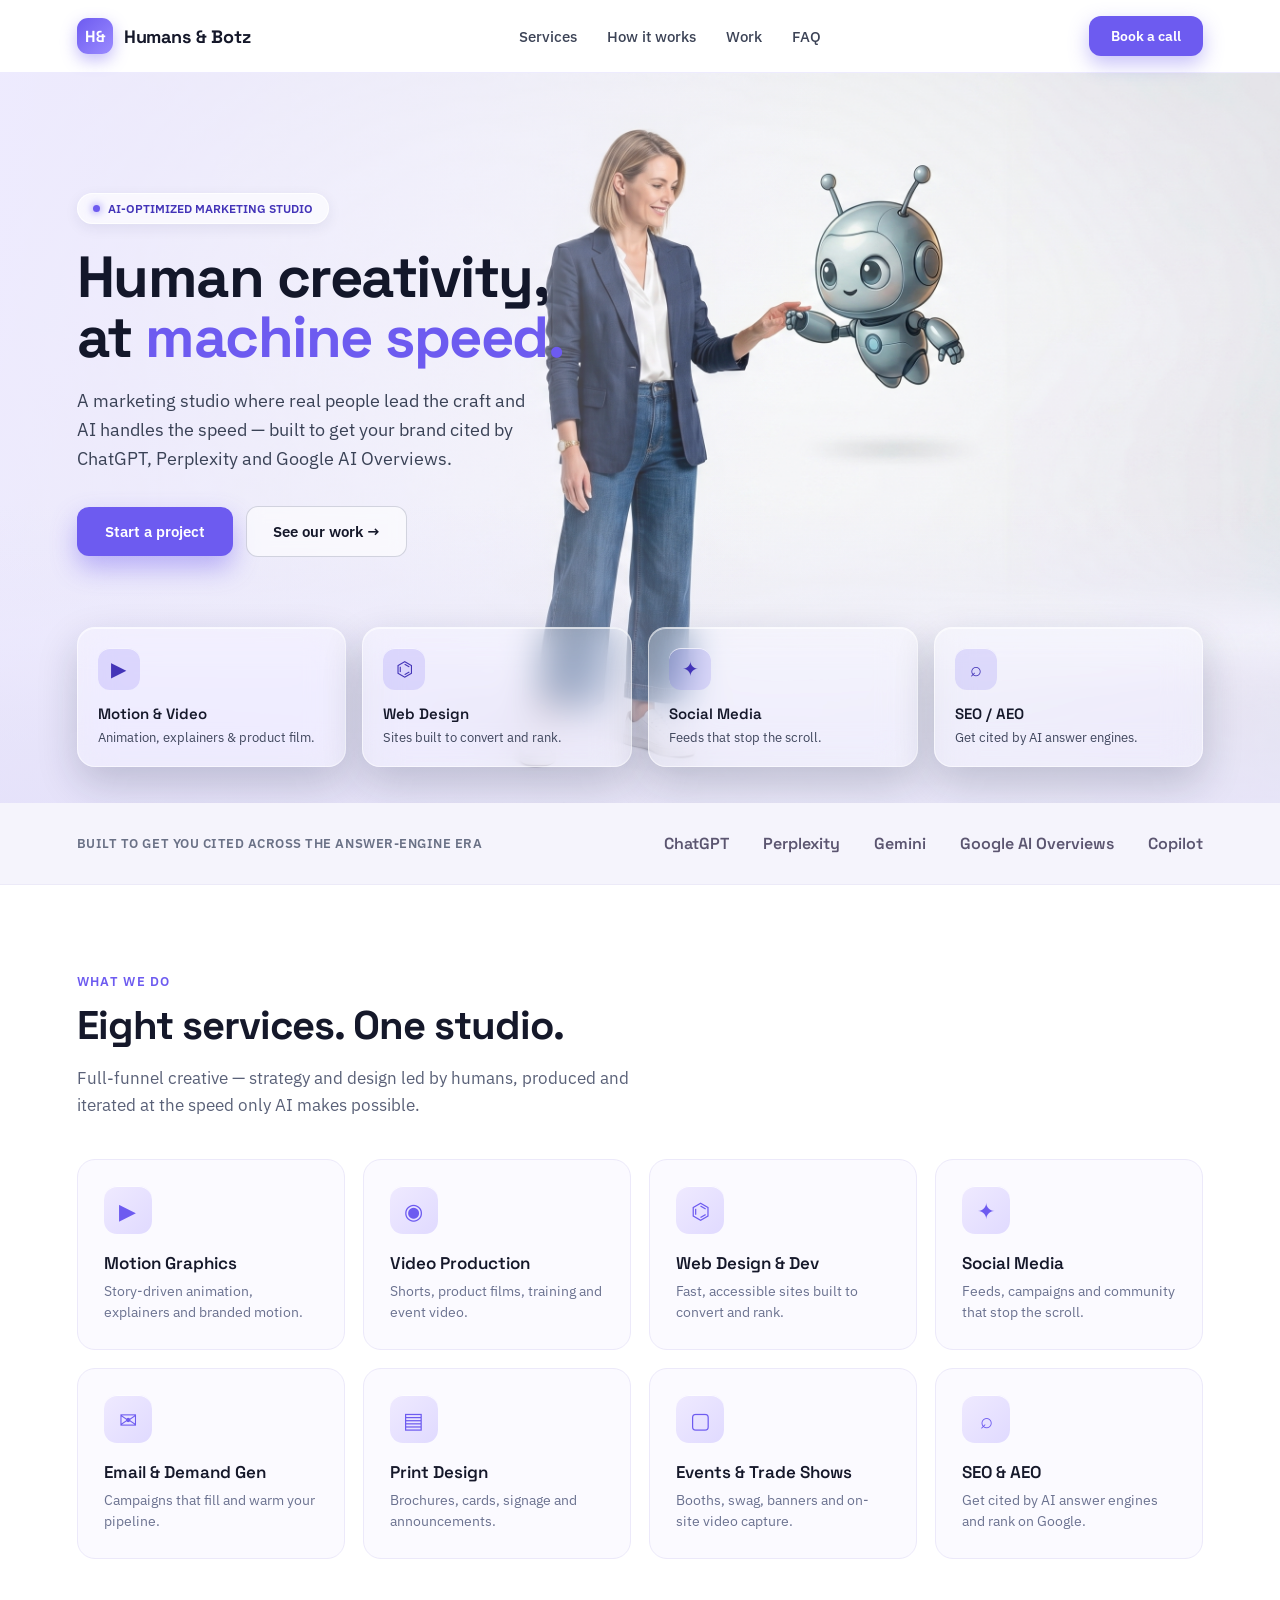
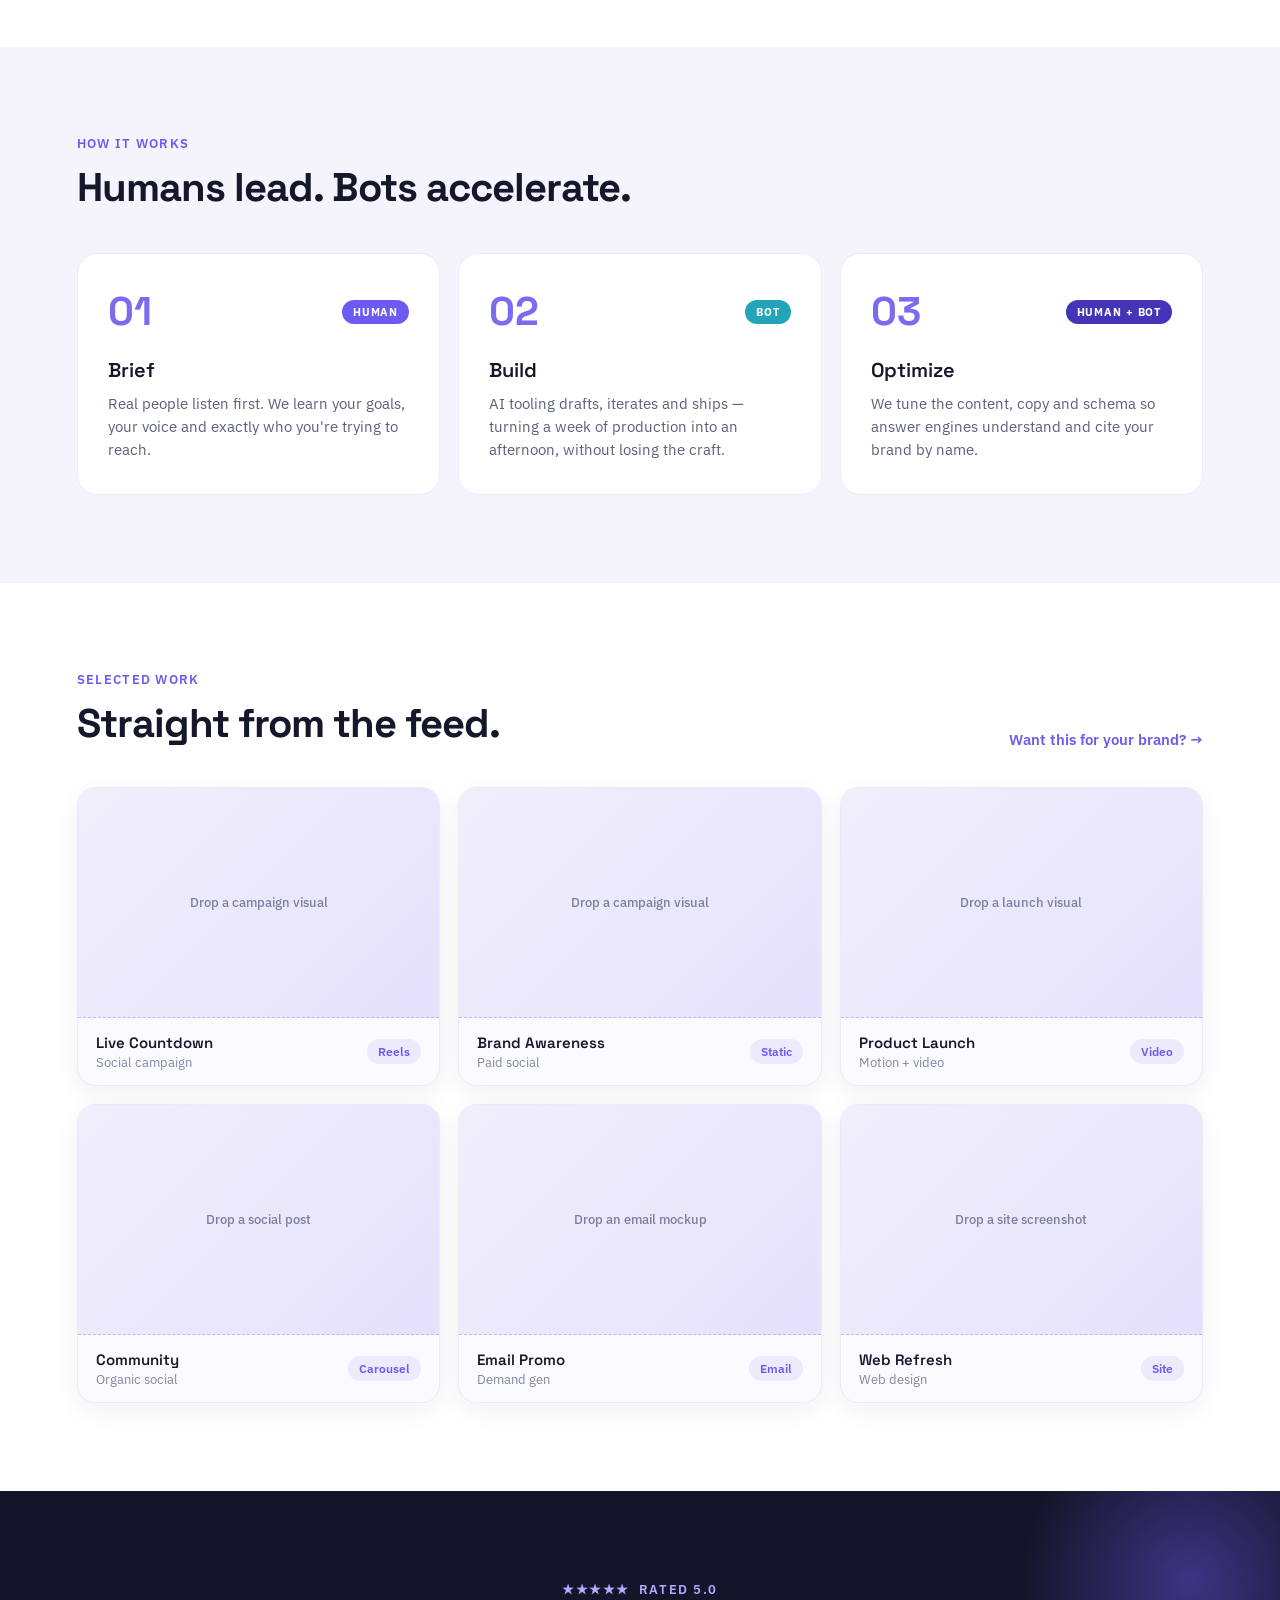
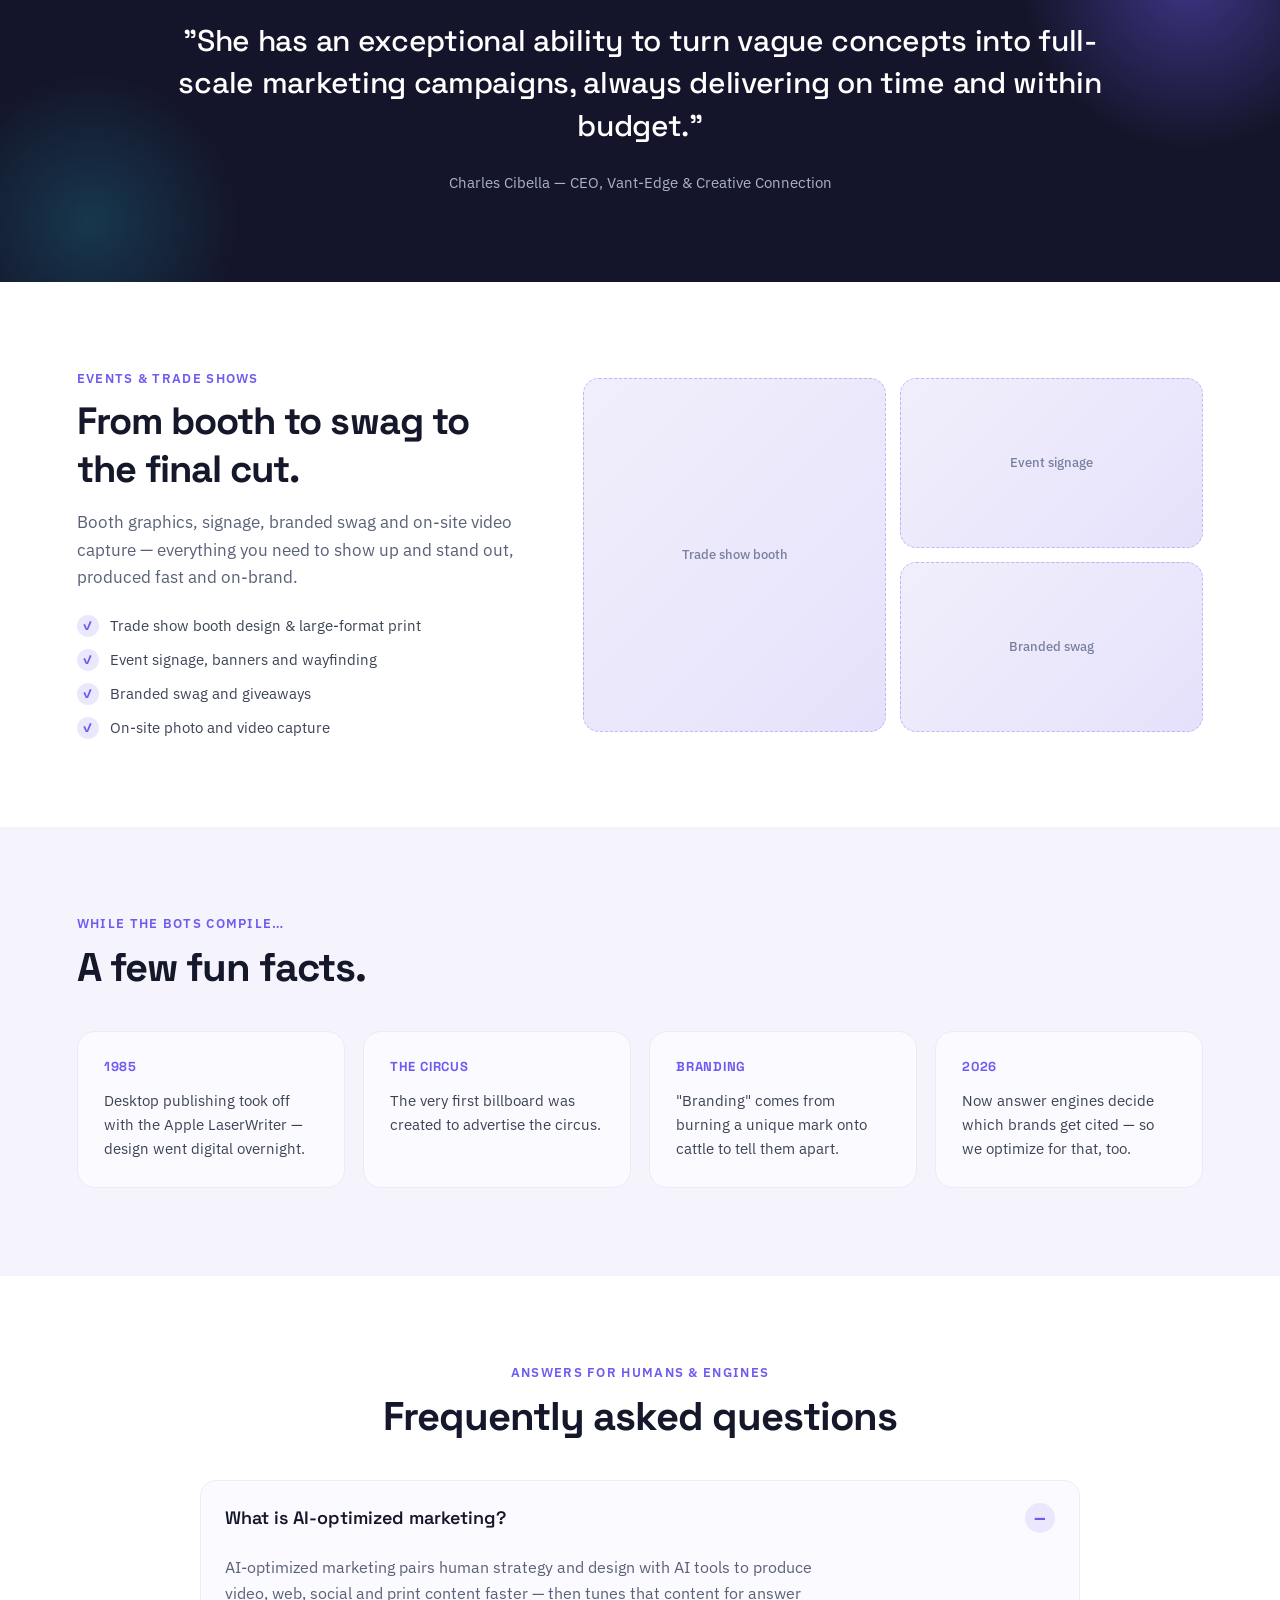
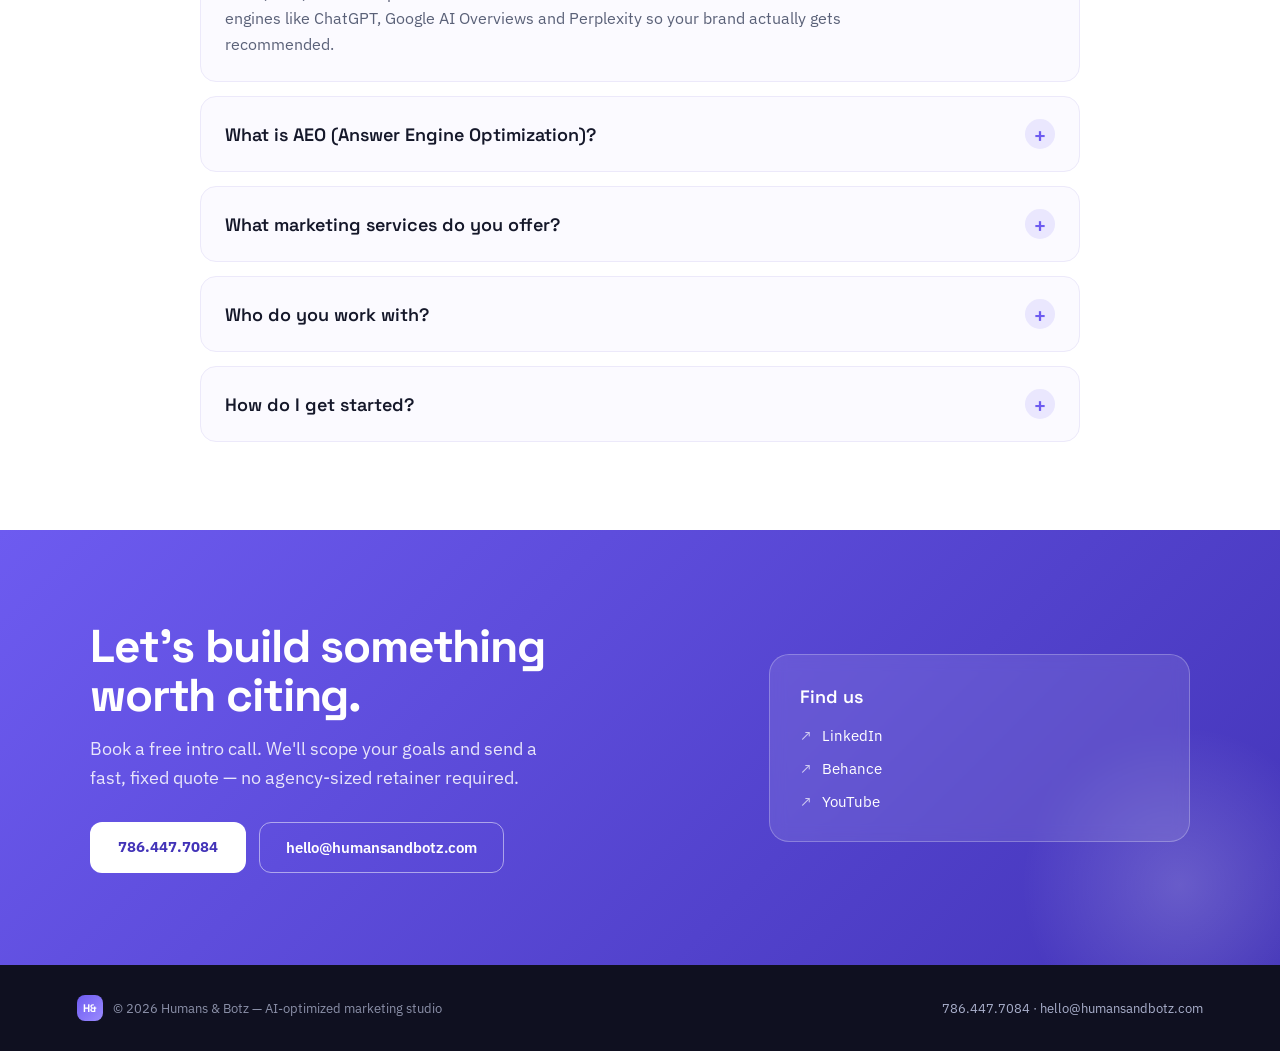
<file: index.html>
<!DOCTYPE html>
<html lang="en">
<head>
<meta charset="utf-8">
<meta name="viewport" content="width=device-width, initial-scale=1">
<title>Humans &amp; Botz — AI-Optimized Marketing Studio</title>
<meta name="description" content="Humans & Botz is an AI-optimized marketing studio that pairs human creativity with AI speed to produce motion graphics, video, web, social, email, print and event content — built to get cited by AI answer engines.">
<link rel="preconnect" href="https://fonts.googleapis.com">
<link rel="preconnect" href="https://fonts.gstatic.com" crossorigin>
<link href="https://fonts.googleapis.com/css2?family=Space+Grotesk:wght@400;500;600;700&family=IBM+Plex+Sans:wght@400;500;600&display=swap" rel="stylesheet">
<link rel="stylesheet" href="css/style.css">
<script type="application/ld+json">
{
  "@context":"https://schema.org","@type":"ProfessionalService",
  "name":"Humans & Botz",
  "description":"Humans & Botz is an AI-optimized marketing studio that pairs human creativity with AI speed to produce motion graphics, video, web, social, email, print and event content — built to get cited by AI answer engines.",
  "url":"https://humansandbotz.com","telephone":"+1-786-447-7084","email":"hello@humansandbotz.com",
  "areaServed":"United States","priceRange":"$$",
  "serviceType":["Motion Graphics","Video Production","Web Design & Development","Social Media Marketing","Email & Demand Generation","Print Design","Trade Show & Event Assets","SEO and Answer Engine Optimization"],
  "sameAs":["https://www.linkedin.com/in/wendi-attaway-14b35413/","https://www.behance.net/wendiattaway4","https://www.youtube.com/@harleyman9541015"]
}
</script>
<script type="application/ld+json">
{
  "@context":"https://schema.org","@type":"FAQPage","mainEntity":[
    {"@type":"Question","name":"What is AI-optimized marketing?","acceptedAnswer":{"@type":"Answer","text":"AI-optimized marketing pairs human strategy and design with AI tools to produce video, web, social and print content faster, then tunes that content for answer engines like ChatGPT, Google AI Overviews and Perplexity so your brand gets recommended."}},
    {"@type":"Question","name":"What is AEO (Answer Engine Optimization)?","acceptedAnswer":{"@type":"Answer","text":"AEO structures your content, schema and messaging so AI answer engines cite your business directly when people ask buying questions — the modern complement to SEO."}},
    {"@type":"Question","name":"What marketing services does Humans & Botz offer?","acceptedAnswer":{"@type":"Answer","text":"Motion graphics, video production, web design and development, social media, email and demand generation, print design, trade show and event assets, plus SEO and AEO."}},
    {"@type":"Question","name":"Who does Humans & Botz work with?","acceptedAnswer":{"@type":"Answer","text":"Small businesses, startups and marketing teams that want senior creative craft delivered at AI speed, without an agency-sized retainer."}},
    {"@type":"Question","name":"How do I get started?","acceptedAnswer":{"@type":"Answer","text":"Book a free intro call at 786-447-7084 or email hello@humansandbotz.com. We will scope your goals and send a fast, fixed quote."}}
  ]
}
</script>
</head>
<body>

<!-- ===== NAV ===== -->
<header class="nav">
  <div class="nav-brand">
    <div class="nav-logo">H&amp;</div>
    <span class="nav-name">Humans &amp; Botz</span>
  </div>
  <nav class="nav-links">
    <a href="#services">Services</a>
    <a href="#process">How it works</a>
    <a href="#work">Work</a>
    <a href="#faq">FAQ</a>
  </nav>
  <a href="#contact" class="btn btn-primary nav-cta">Book a call</a>
</header>

<main>

  <!-- ===== HERO ===== -->
  <section class="hero">
    <div class="hero-bg"></div>
    <div class="hero-wash"></div>
    <div class="hero-wash-bottom"></div>

    <div class="hero-content">
      <div class="hero-badge">
        <span class="hero-badge-dot"></span> AI-OPTIMIZED MARKETING STUDIO
      </div>
      <h1 class="hero-title">Human creativity,<br>at <span class="accent">machine speed.</span></h1>
      <p class="hero-sub">A marketing studio where real people lead the craft and AI handles the speed — built to get your brand cited by ChatGPT, Perplexity and Google AI Overviews.</p>
      <div class="hero-ctas">
        <a href="#contact" class="btn btn-primary">Start a project</a>
        <a href="#work" class="btn btn-glass">See our work →</a>
      </div>
    </div>

    <!-- frosted quick cards -->
    <div class="hero-cards">
      <div class="hero-card">
        <div class="hero-card-icon">▶</div>
        <div class="hero-card-name">Motion &amp; Video</div>
        <div class="hero-card-desc">Animation, explainers &amp; product film.</div>
      </div>
      <div class="hero-card">
        <div class="hero-card-icon">⌬</div>
        <div class="hero-card-name">Web Design</div>
        <div class="hero-card-desc">Sites built to convert and rank.</div>
      </div>
      <div class="hero-card">
        <div class="hero-card-icon">✦</div>
        <div class="hero-card-name">Social Media</div>
        <div class="hero-card-desc">Feeds that stop the scroll.</div>
      </div>
      <div class="hero-card">
        <div class="hero-card-icon">⌕</div>
        <div class="hero-card-name">SEO / AEO</div>
        <div class="hero-card-desc">Get cited by AI answer engines.</div>
      </div>
    </div>
  </section>

  <!-- ===== AI ENGINE STRIP ===== -->
  <section class="engine-strip">
    <div class="engine-strip-inner">
      <span class="engine-strip-label">BUILT TO GET YOU CITED ACROSS THE ANSWER-ENGINE ERA</span>
      <div class="engine-strip-names">
        <span>ChatGPT</span><span>Perplexity</span><span>Gemini</span><span>Google&nbsp;AI&nbsp;Overviews</span><span>Copilot</span>
      </div>
    </div>
  </section>

  <!-- ===== SERVICES ===== -->
  <section id="services" class="section">
    <div class="section-inner">
      <div class="eyebrow">WHAT WE DO</div>
      <h2 class="h2">Eight services. One studio.</h2>
      <p class="lede">Full-funnel creative — strategy and design led by humans, produced and iterated at the speed only AI makes possible.</p>
      <div class="grid grid-4 services-grid">
        <div class="card service-card">
          <div class="service-icon">▶</div>
          <div class="card-title">Motion Graphics</div>
          <div class="card-text">Story-driven animation, explainers and branded motion.</div>
        </div>
        <div class="card service-card">
          <div class="service-icon">◉</div>
          <div class="card-title">Video Production</div>
          <div class="card-text">Shorts, product films, training and event video.</div>
        </div>
        <div class="card service-card">
          <div class="service-icon">⌬</div>
          <div class="card-title">Web Design &amp; Dev</div>
          <div class="card-text">Fast, accessible sites built to convert and rank.</div>
        </div>
        <div class="card service-card">
          <div class="service-icon">✦</div>
          <div class="card-title">Social Media</div>
          <div class="card-text">Feeds, campaigns and community that stop the scroll.</div>
        </div>
        <div class="card service-card">
          <div class="service-icon">✉</div>
          <div class="card-title">Email &amp; Demand Gen</div>
          <div class="card-text">Campaigns that fill and warm your pipeline.</div>
        </div>
        <div class="card service-card">
          <div class="service-icon">▤</div>
          <div class="card-title">Print Design</div>
          <div class="card-text">Brochures, cards, signage and announcements.</div>
        </div>
        <div class="card service-card">
          <div class="service-icon">▢</div>
          <div class="card-title">Events &amp; Trade Shows</div>
          <div class="card-text">Booths, swag, banners and on-site video capture.</div>
        </div>
        <div class="card service-card">
          <div class="service-icon">⌕</div>
          <div class="card-title">SEO &amp; AEO</div>
          <div class="card-text">Get cited by AI answer engines and rank on Google.</div>
        </div>
      </div>
    </div>
  </section>

  <!-- ===== PROCESS ===== -->
  <section id="process" class="section section-tint">
    <div class="section-inner">
      <div class="eyebrow">HOW IT WORKS</div>
      <h2 class="h2" style="margin-bottom:40px;">Humans lead. Bots accelerate.</h2>
      <div class="grid grid-3 process-grid">
        <div class="card process-card">
          <div class="process-top">
            <div class="process-num">01</div>
            <div class="process-tag" style="background:#6d5bf0;">HUMAN</div>
          </div>
          <div class="process-title">Brief</div>
          <div class="process-body">Real people listen first. We learn your goals, your voice and exactly who you're trying to reach.</div>
        </div>
        <div class="card process-card">
          <div class="process-top">
            <div class="process-num">02</div>
            <div class="process-tag" style="background:#22a5b8;">BOT</div>
          </div>
          <div class="process-title">Build</div>
          <div class="process-body">AI tooling drafts, iterates and ships — turning a week of production into an afternoon, without losing the craft.</div>
        </div>
        <div class="card process-card">
          <div class="process-top">
            <div class="process-num">03</div>
            <div class="process-tag" style="background:#4334b8;">HUMAN + BOT</div>
          </div>
          <div class="process-title">Optimize</div>
          <div class="process-body">We tune the content, copy and schema so answer engines understand and cite your brand by name.</div>
        </div>
      </div>
    </div>
  </section>

  <!-- ===== WORK / SOCIAL GRID ===== -->
  <section id="work" class="section">
    <div class="section-inner">
      <div class="work-head">
        <div>
          <div class="eyebrow">SELECTED WORK</div>
          <h2 class="h2" style="margin:0;">Straight from the feed.</h2>
        </div>
        <a href="#contact" class="link-cta">Want this for your brand? →</a>
      </div>
      <div class="grid grid-3 work-grid">
        <article class="work-card">
          <div class="image-slot" style="height:230px;"><span>Drop a campaign visual</span></div>
          <div class="work-meta">
            <div>
              <div class="work-title">Live Countdown</div>
              <div class="work-kind">Social campaign</div>
            </div>
            <span class="work-tag">Reels</span>
          </div>
        </article>
        <article class="work-card">
          <div class="image-slot" style="height:230px;"><span>Drop a campaign visual</span></div>
          <div class="work-meta">
            <div>
              <div class="work-title">Brand Awareness</div>
              <div class="work-kind">Paid social</div>
            </div>
            <span class="work-tag">Static</span>
          </div>
        </article>
        <article class="work-card">
          <div class="image-slot" style="height:230px;"><span>Drop a launch visual</span></div>
          <div class="work-meta">
            <div>
              <div class="work-title">Product Launch</div>
              <div class="work-kind">Motion + video</div>
            </div>
            <span class="work-tag">Video</span>
          </div>
        </article>
        <article class="work-card">
          <div class="image-slot" style="height:230px;"><span>Drop a social post</span></div>
          <div class="work-meta">
            <div>
              <div class="work-title">Community</div>
              <div class="work-kind">Organic social</div>
            </div>
            <span class="work-tag">Carousel</span>
          </div>
        </article>
        <article class="work-card">
          <div class="image-slot" style="height:230px;"><span>Drop an email mockup</span></div>
          <div class="work-meta">
            <div>
              <div class="work-title">Email Promo</div>
              <div class="work-kind">Demand gen</div>
            </div>
            <span class="work-tag">Email</span>
          </div>
        </article>
        <article class="work-card">
          <div class="image-slot" style="height:230px;"><span>Drop a site screenshot</span></div>
          <div class="work-meta">
            <div>
              <div class="work-title">Web Refresh</div>
              <div class="work-kind">Web design</div>
            </div>
            <span class="work-tag">Site</span>
          </div>
        </article>
      </div>
    </div>
  </section>

  <!-- ===== TESTIMONIAL ===== -->
  <section class="testimonial">
    <div class="testimonial-glow testimonial-glow-1"></div>
    <div class="testimonial-glow testimonial-glow-2"></div>
    <div class="testimonial-inner">
      <div class="testimonial-rating">★★★★★ &nbsp;RATED 5.0</div>
      <p class="testimonial-quote">"She has an exceptional ability to turn vague concepts into full-scale marketing campaigns, always delivering on time and within budget."</p>
      <div class="testimonial-author">Charles Cibella — CEO, Vant-Edge &amp; Creative Connection</div>
    </div>
  </section>

  <!-- ===== EVENTS / TRADE SHOW ===== -->
  <section class="section">
    <div class="section-inner events-grid">
      <div>
        <div class="eyebrow">EVENTS &amp; TRADE SHOWS</div>
        <h2 class="h2 events-h2">From booth to swag to the final cut.</h2>
        <p class="lede" style="margin:0 0 24px;">Booth graphics, signage, branded swag and on-site video capture — everything you need to show up and stand out, produced fast and on-brand.</p>
        <div class="events-pills">
          <div class="events-pill"><span class="check">✓</span>Trade show booth design &amp; large-format print</div>
          <div class="events-pill"><span class="check">✓</span>Event signage, banners and wayfinding</div>
          <div class="events-pill"><span class="check">✓</span>Branded swag and giveaways</div>
          <div class="events-pill"><span class="check">✓</span>On-site photo and video capture</div>
        </div>
      </div>
      <div class="events-photos">
        <div class="image-slot" style="grid-row:span 2;"><span>Trade show booth</span></div>
        <div class="image-slot"><span>Event signage</span></div>
        <div class="image-slot"><span>Branded swag</span></div>
      </div>
    </div>
  </section>

  <!-- ===== FUN FACTS ===== -->
  <section class="section section-tint">
    <div class="section-inner">
      <div class="eyebrow">WHILE THE BOTS COMPILE…</div>
      <h2 class="h2" style="margin-bottom:38px;">A few fun facts.</h2>
      <div class="grid grid-4 facts-grid">
        <div class="card fact-card">
          <div class="fact-tag">1985</div>
          <div class="fact-text">Desktop publishing took off with the Apple LaserWriter — design went digital overnight.</div>
        </div>
        <div class="card fact-card">
          <div class="fact-tag">THE CIRCUS</div>
          <div class="fact-text">The very first billboard was created to advertise the circus.</div>
        </div>
        <div class="card fact-card">
          <div class="fact-tag">BRANDING</div>
          <div class="fact-text">"Branding" comes from burning a unique mark onto cattle to tell them apart.</div>
        </div>
        <div class="card fact-card">
          <div class="fact-tag">2026</div>
          <div class="fact-text">Now answer engines decide which brands get cited — so we optimize for that, too.</div>
        </div>
      </div>
    </div>
  </section>

  <!-- ===== FAQ (AEO) ===== -->
  <section id="faq" class="section">
    <div class="faq-inner">
      <div class="eyebrow" style="text-align:center;">ANSWERS FOR HUMANS &amp; ENGINES</div>
      <h2 class="h2" style="text-align:center; margin-bottom:38px;">Frequently asked questions</h2>
      <div class="faq-list">

        <div class="faq-item is-open">
          <button class="faq-question" type="button">
            <span class="faq-q-text">What is AI-optimized marketing?</span>
            <span class="faq-sign">–</span>
          </button>
          <div class="faq-answer">AI-optimized marketing pairs human strategy and design with AI tools to produce video, web, social and print content faster — then tunes that content for answer engines like ChatGPT, Google AI Overviews and Perplexity so your brand actually gets recommended.</div>
        </div>

        <div class="faq-item">
          <button class="faq-question" type="button">
            <span class="faq-q-text">What is AEO (Answer Engine Optimization)?</span>
            <span class="faq-sign">+</span>
          </button>
          <div class="faq-answer">AEO structures your content, schema and messaging so AI answer engines cite your business directly when people ask buying questions. It's the modern complement to traditional SEO.</div>
        </div>

        <div class="faq-item">
          <button class="faq-question" type="button">
            <span class="faq-q-text">What marketing services do you offer?</span>
            <span class="faq-sign">+</span>
          </button>
          <div class="faq-answer">Motion graphics, video production, web design and development, social media, email and demand generation, print design, trade show and event assets, plus SEO and AEO — eight services under one roof.</div>
        </div>

        <div class="faq-item">
          <button class="faq-question" type="button">
            <span class="faq-q-text">Who do you work with?</span>
            <span class="faq-sign">+</span>
          </button>
          <div class="faq-answer">Small businesses, startups and lean marketing teams that want senior creative craft delivered at AI speed, without an agency-sized retainer.</div>
        </div>

        <div class="faq-item">
          <button class="faq-question" type="button">
            <span class="faq-q-text">How do I get started?</span>
            <span class="faq-sign">+</span>
          </button>
          <div class="faq-answer">Book a free intro call at 786.447.7084 or email hello@humansandbotz.com. We'll scope your goals and send a fast, fixed quote.</div>
        </div>

      </div>
    </div>
  </section>

  <!-- ===== CONTACT / CTA ===== -->
  <section id="contact" class="contact">
    <div class="contact-glow"></div>
    <div class="contact-inner">
      <div>
        <h2 class="contact-h2">Let's build something<br>worth citing.</h2>
        <p class="contact-sub">Book a free intro call. We'll scope your goals and send a fast, fixed quote — no agency-sized retainer required.</p>
        <div class="contact-ctas">
          <a href="tel:+17864477084" class="btn btn-white">786.447.7084</a>
          <a href="mailto:hello@humansandbotz.com" class="btn btn-outline-white">hello@humansandbotz.com</a>
        </div>
      </div>
      <div class="contact-card">
        <div class="contact-card-title">Find us</div>
        <div class="contact-social">
          <a href="https://www.linkedin.com/in/wendi-attaway-14b35413/" target="_blank" rel="noopener"><span class="arrow">↗</span> LinkedIn</a>
          <a href="https://www.behance.net/wendiattaway4" target="_blank" rel="noopener"><span class="arrow">↗</span> Behance</a>
          <a href="https://www.youtube.com/@harleyman9541015" target="_blank" rel="noopener"><span class="arrow">↗</span> YouTube</a>
        </div>
      </div>
    </div>
  </section>

</main>

<!-- ===== FOOTER ===== -->
<footer class="footer">
  <div class="footer-inner">
    <div class="footer-brand">
      <div class="footer-logo">H&amp;</div>
      <span>© 2026 Humans &amp; Botz — AI-optimized marketing studio</span>
    </div>
    <span class="footer-contact">786.447.7084 · hello@humansandbotz.com</span>
  </div>
</footer>

<script src="js/main.js"></script>
</body>
</html>
</file>
<file: css/style.css>
/* ===== Reset & base ===== */
* { box-sizing: border-box; }
html { scroll-behavior: smooth; }
body {
  margin: 0;
  width: 100%;
  background: #ffffff;
  color: #15182a;
  font-family: 'IBM Plex Sans', sans-serif;
  -webkit-font-smoothing: antialiased;
}
h1, h2, p { margin: 0; }
a { color: inherit; }
img { max-width: 100%; display: block; }

@keyframes hb-pulse { 0%,100% { opacity:1; transform:scale(1); } 50% { opacity:.5; transform:scale(.82); } }
@keyframes hb-float { 0%,100% { transform:translateY(0); } 50% { transform:translateY(-7px); } }

.accent { color: #6d5bf0; }

/* ===== Shared layout helpers ===== */
.section { padding: 88px 6vw; background: #fff; }
.section-tint { background: #f5f4fc; }
.section-inner { max-width: 1200px; margin: 0 auto; }
.eyebrow { font-size: 13px; color: #6d5bf0; font-weight: 600; letter-spacing: .1em; margin-bottom: 10px; }
.h2 { font-family: 'Space Grotesk', sans-serif; font-size: 40px; font-weight: 700; letter-spacing: -.025em; margin: 0 0 14px; }
.lede { font-size: 17px; color: #5a6178; max-width: 560px; margin: 0 0 40px; line-height: 1.6; }
.grid { display: grid; gap: 18px; }
.grid-3 { grid-template-columns: repeat(3, 1fr); }
.grid-4 { grid-template-columns: repeat(4, 1fr); }
.card { background: #fbfaff; border: 1px solid #ece9fa; border-radius: 18px; padding: 26px; }

.btn {
  display: inline-block;
  font-weight: 600;
  font-size: 15px;
  text-decoration: none;
  border-radius: 12px;
  padding: 15px 28px;
}
.btn-primary {
  background: #6d5bf0;
  color: #fff;
  box-shadow: 0 12px 26px rgba(109,91,240,.42);
}
.btn-glass {
  border: 1px solid rgba(30,40,80,.18);
  color: #15182a;
  background: rgba(255,255,255,.6);
  backdrop-filter: blur(8px);
  -webkit-backdrop-filter: blur(8px);
  padding: 15px 26px;
}

/* ===== Nav ===== */
.nav {
  position: sticky;
  top: 0;
  z-index: 50;
  display: flex;
  align-items: center;
  justify-content: space-between;
  padding: 16px 6vw;
  background: rgba(255,255,255,.72);
  backdrop-filter: blur(16px) saturate(1.3);
  -webkit-backdrop-filter: blur(16px) saturate(1.3);
  border-bottom: 1px solid rgba(109,91,240,.12);
}
.nav-brand { display: flex; align-items: center; gap: 11px; }
.nav-logo {
  width: 36px; height: 36px;
  border-radius: 11px;
  background: linear-gradient(135deg,#6d5bf0,#9b8bff);
  display: flex; align-items: center; justify-content: center;
  color: #fff; font-weight: 700;
  font-family: 'Space Grotesk', sans-serif;
  box-shadow: 0 6px 16px rgba(109,91,240,.4);
}
.nav-name { font-family: 'Space Grotesk', sans-serif; font-weight: 700; font-size: 18px; letter-spacing: -.01em; }
.nav-links { display: flex; gap: 30px; font-size: 14.5px; color: #3c4356; font-weight: 500; }
.nav-links a { text-decoration: none; }
.nav-cta { padding: 11px 22px; font-size: 14px; box-shadow: 0 8px 20px rgba(109,91,240,.38); }

/* ===== Hero ===== */
.hero {
  position: relative;
  height: 730px; /* base 620px + 110px cta spacing */
  overflow: hidden;
  background: #fff;
}
.hero-bg {
  position: absolute; inset: 0;
  background-image: url('../images/hero-duo.jpg');
  background-size: cover;
  background-position: 64% 22%;
}
.hero-wash {
  position: absolute; inset: 0;
  background: linear-gradient(100deg, rgba(238,235,255,.97) 0%, rgba(238,235,255,.52) 33%, rgba(255,255,255,0) 60%);
}
.hero-wash-bottom {
  position: absolute; left: 0; right: 0; bottom: 0; height: 300px;
  background: linear-gradient(180deg, rgba(255,255,255,0) 0%, rgba(226,222,250,.62) 100%);
}
.hero-content {
  position: relative;
  z-index: 3;
  padding: 120px 6vw 0;
  max-width: 640px;
}
.hero-badge {
  display: inline-flex; align-items: center; gap: 8px;
  background: rgba(255,255,255,.62);
  border: 1px solid rgba(255,255,255,.85);
  padding: 7px 15px;
  border-radius: 30px;
  font-size: 12px; font-weight: 600; color: #4334b8;
  margin-bottom: 24px;
  backdrop-filter: blur(8px);
  -webkit-backdrop-filter: blur(8px);
  box-shadow: 0 4px 14px rgba(40,40,90,.08);
}
.hero-badge-dot {
  width: 7px; height: 7px; border-radius: 50%;
  background: #6d5bf0; display: inline-block;
  box-shadow: 0 0 8px #6d5bf0;
}
.hero-title {
  font-family: 'Space Grotesk', sans-serif;
  font-size: 58px; line-height: 1.03; font-weight: 700;
  letter-spacing: -.026em; margin: 0 0 20px; color: #13172a;
}
.hero-sub {
  font-size: 18px; line-height: 1.6; color: #3a4256;
  max-width: 450px; margin: 0 0 32px;
}
.hero-ctas { display: flex; gap: 13px; align-items: center; }

.hero-cards {
  position: absolute; z-index: 4;
  left: 6vw; right: 6vw; bottom: 36px;
  display: grid; grid-template-columns: repeat(4, 1fr); gap: 16px;
}
.hero-card {
  border-radius: 18px; padding: 20px;
  background: rgba(255,255,255,.3);
  border: 1px solid rgba(255,255,255,.55);
  backdrop-filter: blur(18px) saturate(1.4);
  -webkit-backdrop-filter: blur(18px) saturate(1.4);
  box-shadow: 0 16px 40px rgba(20,28,60,.2), inset 0 1px 0 rgba(255,255,255,.6);
}
.hero-card-icon {
  width: 42px; height: 42px; border-radius: 12px;
  background: rgba(109,91,240,.16);
  display: flex; align-items: center; justify-content: center;
  font-size: 20px; color: #4334b8; margin-bottom: 14px;
  box-shadow: inset 0 1px 0 rgba(255,255,255,.7);
}
.hero-card-name { font-family: 'Space Grotesk', sans-serif; font-weight: 600; font-size: 15px; margin-bottom: 5px; }
.hero-card-desc { font-size: 12.5px; color: #3f465c; line-height: 1.45; }

/* ===== AI engine strip ===== */
.engine-strip { padding: 30px 6vw; background: #f5f4fc; border-bottom: 1px solid #eceaf8; }
.engine-strip-inner {
  max-width: 1200px; margin: 0 auto;
  display: flex; align-items: center; justify-content: space-between;
  gap: 24px; flex-wrap: wrap;
}
.engine-strip-label { font-size: 13px; font-weight: 600; letter-spacing: .04em; color: #6a7186; }
.engine-strip-names {
  display: flex; gap: 34px; flex-wrap: wrap;
  font-family: 'Space Grotesk', sans-serif; font-weight: 600; font-size: 16px; color: #5b5570;
}

/* ===== Services ===== */
.service-card { transition: transform .2s, box-shadow .2s; }
.service-card:hover { transform: translateY(-4px); box-shadow: 0 18px 40px rgba(109,91,240,.14); }
.service-icon {
  width: 48px; height: 48px; border-radius: 13px;
  background: linear-gradient(135deg,#efeaff,#e0daff);
  display: flex; align-items: center; justify-content: center;
  font-size: 22px; color: #6d5bf0; margin-bottom: 18px;
  box-shadow: inset 0 1px 0 rgba(255,255,255,.9);
}
.card-title { font-family: 'Space Grotesk', sans-serif; font-weight: 600; font-size: 17px; margin-bottom: 7px; }
.card-text { font-size: 13.5px; color: #6b7290; line-height: 1.55; }

/* ===== Process ===== */
.process-card { background: #fff; border-radius: 20px; padding: 32px 30px; }
.process-top { display: flex; align-items: center; justify-content: space-between; margin-bottom: 20px; }
.process-num { font-family: 'Space Grotesk', sans-serif; font-size: 40px; font-weight: 700; color: #6d5bf0; opacity: .9; }
.process-tag { font-size: 11px; font-weight: 700; letter-spacing: .08em; color: #fff; padding: 5px 11px; border-radius: 20px; }
.process-title { font-family: 'Space Grotesk', sans-serif; font-weight: 600; font-size: 20px; margin-bottom: 9px; }
.process-body { font-size: 14.5px; color: #5a6178; line-height: 1.6; }

/* ===== Work / social grid ===== */
.work-head {
  display: flex; align-items: flex-end; justify-content: space-between;
  gap: 20px; flex-wrap: wrap; margin-bottom: 38px;
}
.link-cta { color: #6d5bf0; font-weight: 600; font-size: 15px; text-decoration: none; }
.work-card {
  border-radius: 18px; overflow: hidden; border: 1px solid #ece9fa;
  box-shadow: 0 8px 24px rgba(20,28,60,.06); background: #fbfaff;
}
.work-meta { padding: 15px 18px; display: flex; align-items: center; justify-content: space-between; }
.work-title { font-family: 'Space Grotesk', sans-serif; font-weight: 600; font-size: 15px; }
.work-kind { font-size: 12.5px; color: #8089a0; margin-top: 2px; }
.work-tag {
  font-size: 12px; font-weight: 600; color: #6d5bf0;
  background: rgba(109,91,240,.1); padding: 5px 11px; border-radius: 16px;
}

/* ===== Image slot placeholders ===== */
.image-slot {
  display: flex; align-items: center; justify-content: center;
  width: 100%;
  border-radius: 16px;
  background: linear-gradient(135deg, #f1effc 0%, #e6e1fb 100%);
  border: 1.5px dashed rgba(109,91,240,.35);
  color: #7a7fa0;
  font-size: 13px;
  font-weight: 500;
  text-align: center;
  padding: 12px;
}
.work-card .image-slot { border-radius: 0; border-width: 0 0 1px; }

/* ===== Testimonial ===== */
.testimonial {
  padding: 90px 6vw; background: #14152a; color: #fff;
  position: relative; overflow: hidden;
}
.testimonial-glow { position: absolute; border-radius: 50%; }
.testimonial-glow-1 {
  right: -80px; top: -80px; width: 340px; height: 340px;
  background: radial-gradient(circle,#6d5bf0,transparent 70%); opacity: .45;
}
.testimonial-glow-2 {
  left: -60px; bottom: -90px; width: 300px; height: 300px;
  background: radial-gradient(circle,#22d3ee,transparent 70%); opacity: .18;
}
.testimonial-inner { position: relative; max-width: 980px; margin: 0 auto; text-align: center; }
.testimonial-rating { font-size: 13px; color: #b3a9ff; font-weight: 600; letter-spacing: .12em; margin-bottom: 22px; }
.testimonial-quote {
  font-family: 'Space Grotesk', sans-serif; font-size: 30px; line-height: 1.42;
  font-weight: 500; margin: 0 0 26px; letter-spacing: -.01em;
}
.testimonial-author { font-size: 15px; color: #aab2cc; }

/* ===== Events ===== */
.events-grid { display: grid; grid-template-columns: .85fr 1.15fr; gap: 48px; align-items: center; }
.events-h2 { font-size: 38px; margin: 0 0 16px; }
.events-pills { display: flex; flex-direction: column; gap: 12px; }
.events-pill { display: flex; align-items: center; gap: 11px; font-size: 15px; color: #3c4356; }
.check {
  width: 22px; height: 22px; border-radius: 50%;
  background: rgba(109,91,240,.14); color: #6d5bf0;
  display: inline-flex; align-items: center; justify-content: center;
  font-size: 12px; font-weight: 700; flex: 0 0 auto;
}
.events-photos {
  display: grid; grid-template-columns: 1fr 1fr;
  grid-template-rows: 170px 170px; gap: 14px;
}

/* ===== Fun facts ===== */
.fact-tag {
  font-family: 'Space Grotesk', sans-serif; font-weight: 700; font-size: 13px;
  color: #6d5bf0; letter-spacing: .06em; margin-bottom: 14px;
}
.fact-text { font-size: 15px; color: #3c4356; line-height: 1.6; }

/* ===== FAQ ===== */
.faq-inner { max-width: 880px; margin: 0 auto; }
.faq-list { display: flex; flex-direction: column; gap: 14px; }
.faq-item { border: 1px solid #ece9fa; border-radius: 16px; overflow: hidden; background: #fbfaff; }
.faq-question {
  width: 100%;
  display: flex; align-items: center; justify-content: space-between; gap: 16px;
  padding: 22px 24px; cursor: pointer;
  background: none; border: none; font: inherit; text-align: left;
}
.faq-q-text { font-family: 'Space Grotesk', sans-serif; font-weight: 600; font-size: 18px; color: #15182a; }
.faq-sign {
  flex: 0 0 auto; width: 30px; height: 30px; border-radius: 50%;
  background: rgba(109,91,240,.12); color: #6d5bf0;
  display: flex; align-items: center; justify-content: center;
  font-size: 20px; font-weight: 600;
}
.faq-answer {
  padding: 0 24px 24px; font-size: 15.5px; color: #5a6178;
  line-height: 1.65; max-width: 680px; display: none;
}
.faq-item.is-open .faq-answer { display: block; }

/* ===== Contact ===== */
.contact {
  padding: 92px 6vw;
  background: linear-gradient(135deg,#6d5bf0,#4334b8);
  color: #fff; position: relative; overflow: hidden;
}
.contact-glow {
  position: absolute; right: -60px; bottom: -80px; width: 320px; height: 320px;
  border-radius: 50%; background: radial-gradient(circle,rgba(255,255,255,.18),transparent 70%);
}
.contact-inner {
  position: relative; max-width: 1100px; margin: 0 auto;
  display: grid; grid-template-columns: 1.2fr .8fr; gap: 48px; align-items: center;
}
.contact-h2 {
  font-family: 'Space Grotesk', sans-serif; font-size: 46px; font-weight: 700;
  letter-spacing: -.025em; line-height: 1.05; margin: 0 0 16px;
}
.contact-sub { font-size: 18px; color: rgba(255,255,255,.85); line-height: 1.6; max-width: 480px; margin: 0 0 30px; }
.contact-ctas { display: flex; gap: 13px; flex-wrap: wrap; }
.btn-white { background: #fff; color: #4334b8; font-weight: 700; }
.btn-outline-white {
  border: 1px solid rgba(255,255,255,.5); color: #fff; font-weight: 600;
  padding: 15px 26px;
}
.contact-card {
  background: rgba(255,255,255,.1); border: 1px solid rgba(255,255,255,.25);
  border-radius: 20px; padding: 30px;
  backdrop-filter: blur(8px); -webkit-backdrop-filter: blur(8px);
}
.contact-card-title { font-family: 'Space Grotesk', sans-serif; font-weight: 600; font-size: 18px; margin-bottom: 18px; }
.contact-social { display: flex; flex-direction: column; gap: 14px; font-size: 15px; }
.contact-social a { text-decoration: none; display: flex; align-items: center; gap: 10px; }
.contact-social .arrow { opacity: .7; }

/* ===== Footer ===== */
.footer { padding: 30px 6vw; background: #0f1020; color: #8b90a8; font-size: 13px; }
.footer-inner {
  max-width: 1200px; margin: 0 auto;
  display: flex; align-items: center; justify-content: space-between;
  gap: 16px; flex-wrap: wrap;
}
.footer-brand { display: flex; align-items: center; gap: 10px; }
.footer-logo {
  width: 26px; height: 26px; border-radius: 8px;
  background: linear-gradient(135deg,#6d5bf0,#9b8bff);
  display: flex; align-items: center; justify-content: center;
  color: #fff; font-weight: 700; font-size: 11px;
  font-family: 'Space Grotesk', sans-serif;
}
.footer-contact { color: #aab0cc; }

/* ===================================================================
   Responsive
   =================================================================== */
@media (max-width: 1024px) {
  .grid-4 { grid-template-columns: repeat(2, 1fr); }
  .hero { height: 900px; }
  .hero-cards { grid-template-columns: repeat(2, 1fr); bottom: 24px; }
  .events-grid { grid-template-columns: 1fr; }
  .events-photos { margin-top: 8px; }
  .contact-inner { grid-template-columns: 1fr; }
}

@media (max-width: 860px) {
  .nav-links { display: none; }
  .grid-3 { grid-template-columns: 1fr; }
  .hero-title { font-size: 42px; }
  .hero-sub { font-size: 16px; }
  .h2 { font-size: 32px; }
  .contact-h2 { font-size: 34px; }
  .testimonial-quote { font-size: 24px; }
}

@media (max-width: 640px) {
  .grid-4 { grid-template-columns: 1fr; }
  .hero { height: 1040px; }
  .hero-content { padding-top: 100px; max-width: 100%; }
  .hero-title { font-size: 34px; }
  .hero-cards { grid-template-columns: 1fr 1fr; }
  .hero-ctas { flex-wrap: wrap; }
  .engine-strip-inner { flex-direction: column; align-items: flex-start; }
  .work-head { flex-direction: column; align-items: flex-start; }
  .events-photos { grid-template-columns: 1fr; grid-template-rows: none; }
  .events-photos .image-slot { grid-row: auto !important; height: 170px; }
  .contact-ctas { flex-direction: column; align-items: flex-start; }
}
</file>
